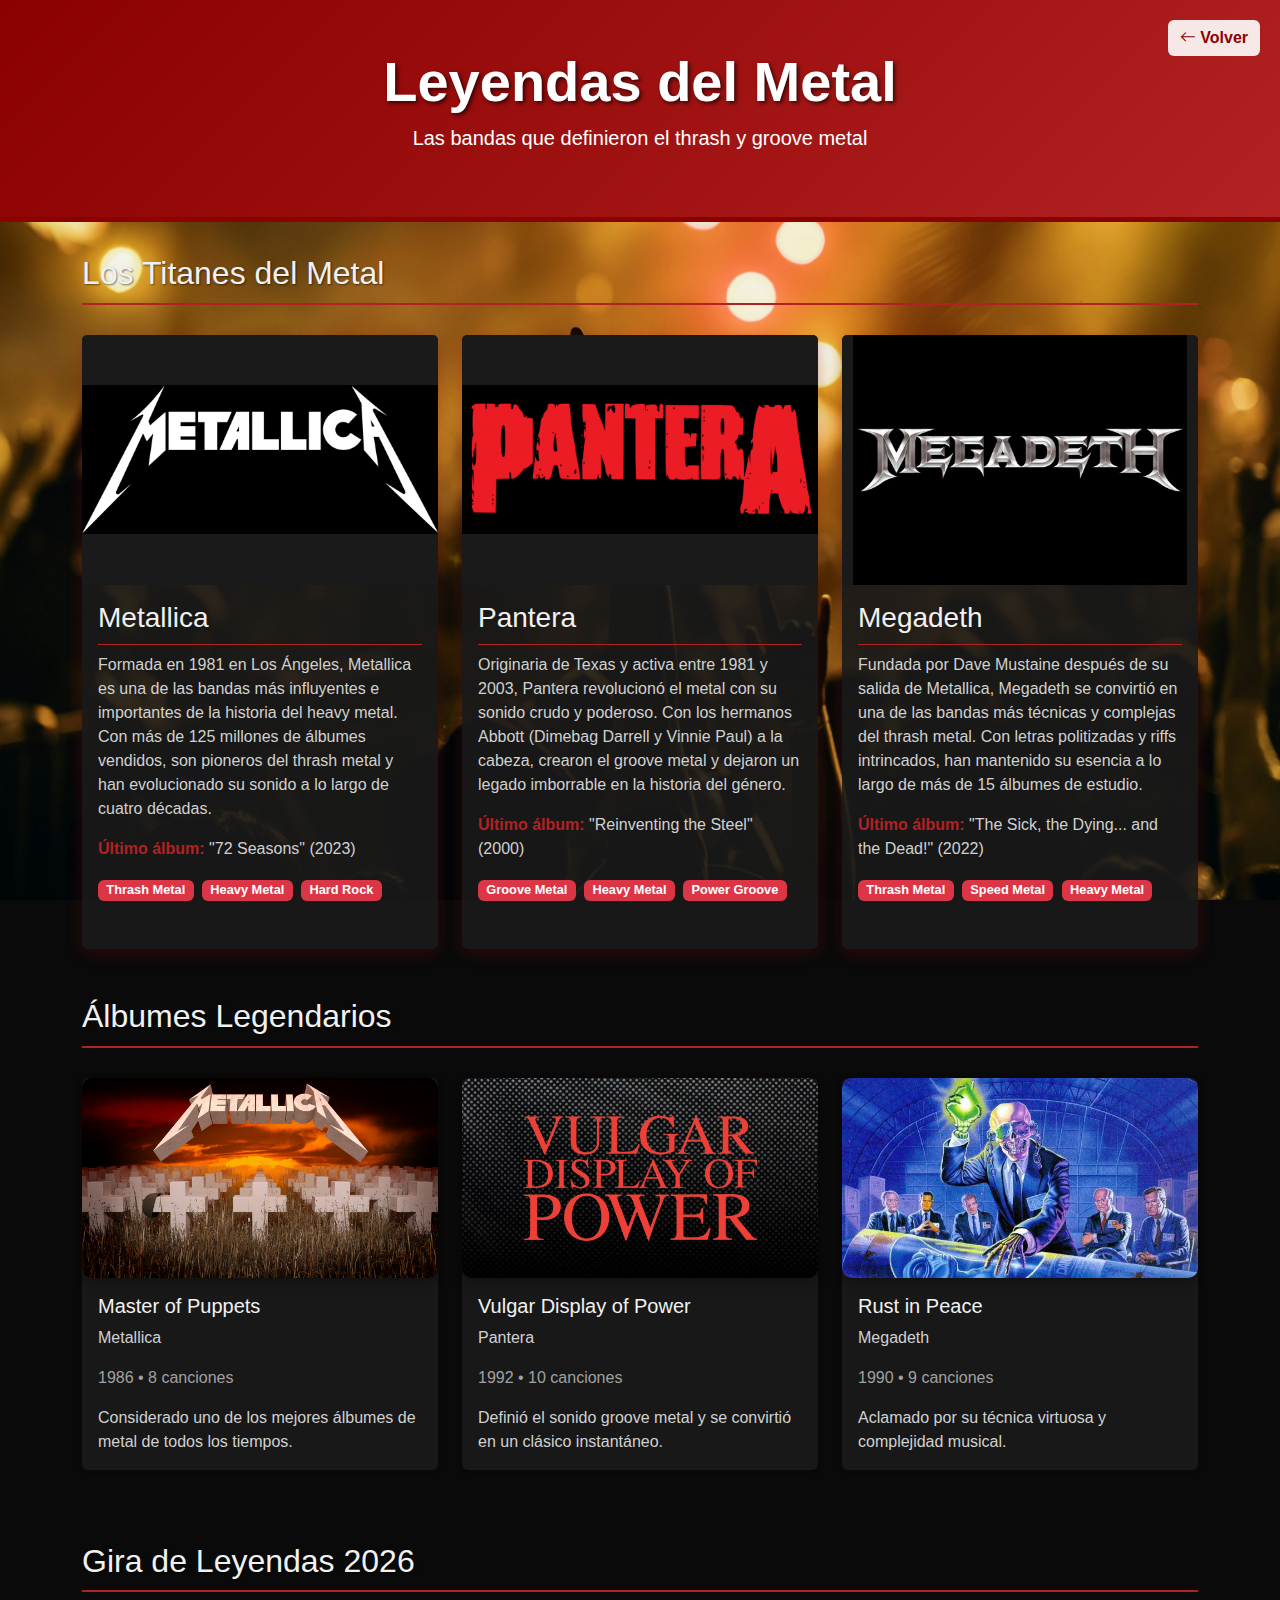
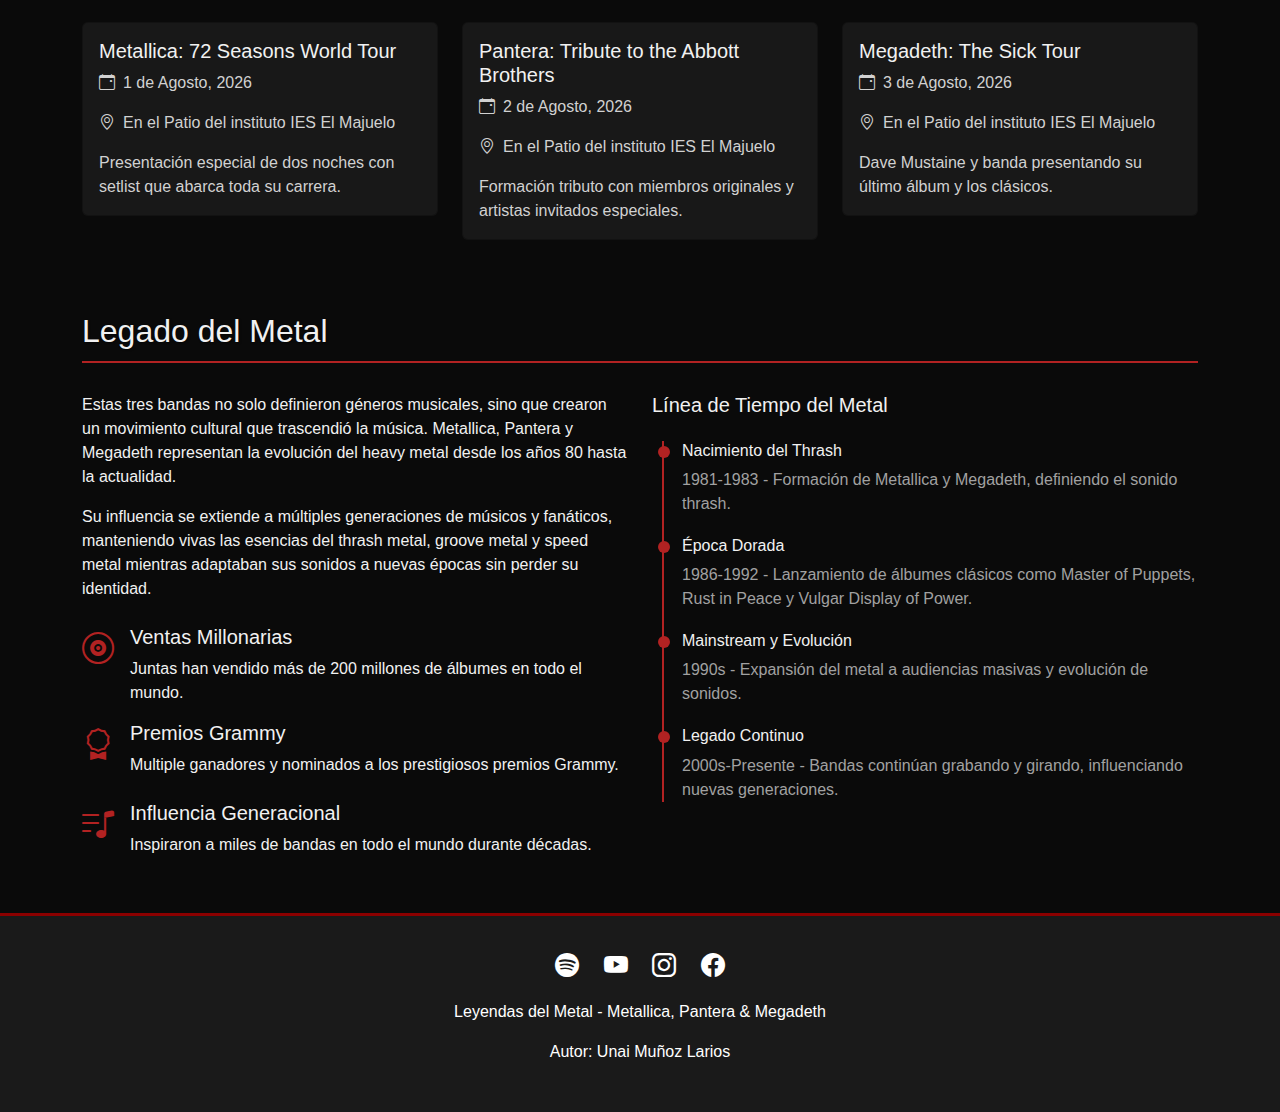
<file: Web/artistas.html>
<!DOCTYPE html>
<html lang="es">
<head>
    <meta charset="UTF-8">
    <meta name="viewport" content="width=device-width, initial-scale=1.0">
    <title>Leyendas del Metal: Metallica, Pantera y Megadeth</title>
    <!-- Bootstrap CSS -->
    <link href="https://cdn.jsdelivr.net/npm/bootstrap@5.3.0-alpha1/dist/css/bootstrap.min.css" rel="stylesheet">
    <!-- Bootstrap Icons -->
    <link rel="stylesheet" href="https://cdn.jsdelivr.net/npm/bootstrap-icons@1.10.0/font/bootstrap-icons.css">
    <!-- CSS Personalizado -->
    <link rel="stylesheet" href="../CSS/artistas.css">
</head>
<body>
    <!-- Header -->
    <header class="header text-center">
        <div class="container">
            <a href="index.html" class="btn btn-light back-btn">
                <i class="bi bi-arrow-left"></i> Volver
            </a>
            <h1 class="display-4 fw-bold">Leyendas del Metal</h1>
            <p class="lead">Las bandas que definieron el thrash y groove metal</p>
        </div>
    </header>

    <!-- Contenido Principal -->
    <main class="container">
        <!-- Sección de Artistas -->
        <section class="mb-5">
            <h2 class="section-title">Los Titanes del Metal</h2>
            <div class="row">
                <!-- Metallica -->
                <div class="col-md-4">
                    <div class="card artist-card">
                        <img src="../Imagenes/Metallica.png" class="card-img-top artist-img" alt="Metallica">
                        <div class="card-body">
                            <h3 class="card-title">Metallica</h3>
                            <p class="card-text">Formada en 1981 en Los Ángeles, Metallica es una de las bandas más influyentes e importantes de la historia del heavy metal. Con más de 125 millones de álbumes vendidos, son pioneros del thrash metal y han evolucionado su sonido a lo largo de cuatro décadas.</p>
                            <p><span class="album-title">Último álbum:</span> "72 Seasons" (2023)</p>
                            <div class="mt-3">
                                <span class="badge bg-danger me-1">Thrash Metal</span>
                                <span class="badge bg-danger me-1">Heavy Metal</span>
                                <span class="badge bg-danger">Hard Rock</span>
                            </div>
                        </div>
                    </div>
                </div>

                <!-- Pantera -->
                <div class="col-md-4">
                    <div class="card artist-card">
                        <img src="../Imagenes/Pantera.png" class="card-img-top artist-img" alt="Pantera">
                        <div class="card-body">
                            <h3 class="card-title">Pantera</h3>
                            <p class="card-text">Originaria de Texas y activa entre 1981 y 2003, Pantera revolucionó el metal con su sonido crudo y poderoso. Con los hermanos Abbott (Dimebag Darrell y Vinnie Paul) a la cabeza, crearon el groove metal y dejaron un legado imborrable en la historia del género.</p>
                            <p><span class="album-title">Último álbum:</span> "Reinventing the Steel" (2000)</p>
                            <div class="mt-3">
                                <span class="badge bg-danger me-1">Groove Metal</span>
                                <span class="badge bg-danger me-1">Heavy Metal</span>
                                <span class="badge bg-danger">Power Groove</span>
                            </div>
                        </div>
                    </div>
                </div>

                <!-- Megadeth -->
                <div class="col-md-4">
                    <div class="card artist-card">
                        <img src="../Imagenes/Megadeth.jpg" class="card-img-top artist-img" alt="Megadeth">
                        <div class="card-body">
                            <h3 class="card-title">Megadeth</h3>
                            <p class="card-text">Fundada por Dave Mustaine después de su salida de Metallica, Megadeth se convirtió en una de las bandas más técnicas y complejas del thrash metal. Con letras politizadas y riffs intrincados, han mantenido su esencia a lo largo de más de 15 álbumes de estudio.</p>
                            <p><span class="album-title">Último álbum:</span> "The Sick, the Dying... and the Dead!" (2022)</p>
                            <div class="mt-3">
                                <span class="badge bg-danger me-1">Thrash Metal</span>
                                <span class="badge bg-danger me-1">Speed Metal</span>
                                <span class="badge bg-danger">Heavy Metal</span>
                            </div>
                        </div>
                    </div>
                </div>
            </div>
        </section>

        <!-- Sección de Álbumes Destacados -->
        <section class="mb-5">
            <h2 class="section-title">Álbumes Legendarios</h2>
            <div class="row">
                <div class="col-md-4 mb-4">
                    <div class="card border-0 shadow-sm">
                        <img src="../Imagenes/album1.jpg" class="album-cover" alt="Master of Puppets">
                        <div class="card-body">
                            <h5 class="card-title">Master of Puppets</h5>
                            <p class="card-text">Metallica</p>
                            <p class="text-muted">1986 • 8 canciones</p>
                            <p class="card-text">Considerado uno de los mejores álbumes de metal de todos los tiempos.</p>
                        </div>
                    </div>
                </div>
                <div class="col-md-4 mb-4">
                    <div class="card border-0 shadow-sm">
                        <img src="../Imagenes/album2.jpg" class="album-cover" alt="Vulgar Display of Power">
                        <div class="card-body">
                            <h5 class="card-title">Vulgar Display of Power</h5>
                            <p class="card-text">Pantera</p>
                            <p class="text-muted">1992 • 10 canciones</p>
                            <p class="card-text">Definió el sonido groove metal y se convirtió en un clásico instantáneo.</p>
                        </div>
                    </div>
                </div>
                <div class="col-md-4 mb-4">
                    <div class="card border-0 shadow-sm">
                        <img src="../Imagenes/album3.jpg" class="album-cover" alt="Rust in Peace">
                        <div class="card-body">
                            <h5 class="card-title">Rust in Peace</h5>
                            <p class="card-text">Megadeth</p>
                            <p class="text-muted">1990 • 9 canciones</p>
                            <p class="card-text">Aclamado por su técnica virtuosa y complejidad musical.</p>
                        </div>
                    </div>
                </div>
            </div>
        </section>

        <!-- Sección de Próximos Eventos -->
        <section class="mb-5">
            <h2 class="section-title">Gira de Leyendas 2026</h2>
            <div class="row">
                <div class="col-md-4 mb-4">
                    <div class="card">
                        <div class="card-body">
                            <h5 class="card-title">Metallica: 72 Seasons World Tour</h5>
                            <p class="card-text"><i class="bi bi-calendar-event me-2"></i>1 de Agosto, 2026</p>
                            <p class="card-text"><i class="bi bi-geo-alt me-2"></i>En el Patio del instituto IES El Majuelo</p>
                            <p class="card-text">Presentación especial de dos noches con setlist que abarca toda su carrera.</p>
                        </div>
                    </div>
                </div>
                <div class="col-md-4 mb-4">
                    <div class="card">
                        <div class="card-body">
                            <h5 class="card-title">Pantera: Tribute to the Abbott Brothers</h5>
                            <p class="card-text"><i class="bi bi-calendar-event me-2"></i>2 de Agosto, 2026</p>
                            <p class="card-text"><i class="bi bi-geo-alt me-2"></i>En el Patio del instituto IES El Majuelo</p>
                            <p class="card-text">Formación tributo con miembros originales y artistas invitados especiales.</p>
                        </div>
                    </div>
                </div>
                <div class="col-md-4 mb-4">
                    <div class="card">
                        <div class="card-body">
                            <h5 class="card-title">Megadeth: The Sick Tour</h5>
                            <p class="card-text"><i class="bi bi-calendar-event me-2"></i>3 de Agosto, 2026</p>
                            <p class="card-text"><i class="bi bi-geo-alt me-2"></i>En el Patio del instituto IES El Majuelo</p>
                            <p class="card-text">Dave Mustaine y banda presentando su último álbum y los clásicos.</p>
                        </div>
                    </div>
                </div>
            </div>
        </section>

        <!-- Sección de Historia -->
        <section class="mb-5">
            <h2 class="section-title">Legado del Metal</h2>
            <div class="row">
                <div class="col-md-6">
                    <p>Estas tres bandas no solo definieron géneros musicales, sino que crearon un movimiento cultural que trascendió la música. Metallica, Pantera y Megadeth representan la evolución del heavy metal desde los años 80 hasta la actualidad.</p>
                    <p>Su influencia se extiende a múltiples generaciones de músicos y fanáticos, manteniendo vivas las esencias del thrash metal, groove metal y speed metal mientras adaptaban sus sonidos a nuevas épocas sin perder su identidad.</p>
                    <div class="mt-4">
                        <div class="d-flex mb-3">
                            <div class="feature-icon">
                                <i class="bi bi-vinyl"></i>
                            </div>
                            <div class="ms-3">
                                <h5>Ventas Millonarias</h5>
                                <p class="mb-0">Juntas han vendido más de 200 millones de álbumes en todo el mundo.</p>
                            </div>
                        </div>
                        <div class="d-flex mb-3">
                            <div class="feature-icon">
                                <i class="bi bi-award"></i>
                            </div>
                            <div class="ms-3">
                                <h5>Premios Grammy</h5>
                                <p class="mb-0">Multiple ganadores y nominados a los prestigiosos premios Grammy.</p>
                            </div>
                        </div>
                        <div class="d-flex">
                            <div class="feature-icon">
                                <i class="bi bi-music-note-list"></i>
                            </div>
                            <div class="ms-3">
                                <h5>Influencia Generacional</h5>
                                <p class="mb-0">Inspiraron a miles de bandas en todo el mundo durante décadas.</p>
                            </div>
                        </div>
                    </div>
                </div>
                <div class="col-md-6">
                    <h5>Línea de Tiempo del Metal</h5>
                    <div class="timeline mt-4">
                        <div class="timeline-item">
                            <h6>Nacimiento del Thrash</h6>
                            <p class="text-muted">1981-1983 - Formación de Metallica y Megadeth, definiendo el sonido thrash.</p>
                        </div>
                        <div class="timeline-item">
                            <h6>Época Dorada</h6>
                            <p class="text-muted">1986-1992 - Lanzamiento de álbumes clásicos como Master of Puppets, Rust in Peace y Vulgar Display of Power.</p>
                        </div>
                        <div class="timeline-item">
                            <h6>Mainstream y Evolución</h6>
                            <p class="text-muted">1990s - Expansión del metal a audiencias masivas y evolución de sonidos.</p>
                        </div>
                        <div class="timeline-item">
                            <h6>Legado Continuo</h6>
                            <p class="text-muted">2000s-Presente - Bandas continúan grabando y girando, influenciando nuevas generaciones.</p>
                        </div>
                    </div>
                </div>
            </div>
        </section>
    </main>

    <!-- Footer -->
    <footer class="text-center">
        <div class="container">
            <div class="social-icons mb-3">
                <a href="#"><i class="bi bi-spotify"></i></a>
                <a href="#"><i class="bi bi-youtube"></i></a>
                <a href="#"><i class="bi bi-instagram"></i></a>
                <a href="#"><i class="bi bi-facebook"></i></a>
            </div>
            <p>Leyendas del Metal - Metallica, Pantera & Megadeth</p>
            <p>Autor: Unai Muñoz Larios</p> 
        </div>
    </footer>

    <!-- Bootstrap JS -->
    <script src="https://cdn.jsdelivr.net/npm/bootstrap@5.3.0-alpha1/dist/js/bootstrap.bundle.min.js"></script>
</body>
</html>
</file>
<file: CSS/artistas.css>
/* Estilos para la página de Leyendas del Metal */
body {
    background-color: #0a0a0a;
    font-family: 'Segoe UI', Tahoma, Geneva, Verdana, sans-serif;
    color: #f1f1f1;
    background-image: url('../Imagenes/Fondo.jpg');
    background-size: cover;
    background-attachment: fixed;
    background-position: center;
}

.header {
    background: linear-gradient(135deg, #8B0000 0%, #B22222 100%);
    color: white;
    padding: 3rem 0;
    margin-bottom: 2rem;
    position: relative;
    border-bottom: 5px solid #8B0000;
}

.back-btn {
    position: absolute;
    top: 20px;
    right: 20px;
    background-color: rgba(255, 255, 255, 0.9);
    border: none;
    color: #8B0000;
    font-weight: bold;
    transition: all 0.3s;
}

.back-btn:hover {
    background-color: white;
    transform: scale(1.05);
}

.artist-card {
    transition: transform 0.3s;
    margin-bottom: 2rem;
    border: none;
    box-shadow: 0 4px 15px rgba(139, 0, 0, 0.3);
    height: 100%;
    background-color: rgba(26, 26, 26, 0.9);
    color: #f1f1f1;
    
}

.artist-card:hover {
    transform: translateY(-10px);
    box-shadow: 0 10px 25px rgba(139, 0, 0, 0.5);
}

.artist-img {
    height: 250px;
    width: 100%;
    object-fit: contain;
    background-color: #1a1a1a; 
}

.album-title {
    color: #B22222;
    font-weight: bold;
}

.section-title {
    border-bottom: 2px solid #B22222;
    padding-bottom: 10px;
    margin-bottom: 30px;
    color: #f1f1f1;
}

.feature-icon {
    font-size: 2rem;
    color: #B22222;
    margin-bottom: 1rem;
}

.timeline {
    position: relative;
    padding-left: 30px;
}

.timeline::before {
    content: '';
    position: absolute;
    left: 10px;
    top: 0;
    bottom: 0;
    width: 2px;
    background-color: #B22222;
}

.timeline-item {
    position: relative;
    margin-bottom: 20px;
}

.timeline-item::before {
    content: '';
    position: absolute;
    left: -24px;
    top: 5px;
    width: 12px;
    height: 12px;
    border-radius: 50%;
    background-color: #B22222;
}

.album-cover {
    width: 100%;
    border-radius: 10px;
    box-shadow: 0 4px 8px rgba(0,0,0,0.3);
    transition: transform 0.3s;
}

.album-cover:hover {
    transform: scale(1.05);
}

footer {
    background-color: #1a1a1a;
    color: white;
    padding: 2rem 0;
    margin-top: 3rem;
    border-top: 3px solid #8B0000;
}

.social-icons a {
    color: white;
    font-size: 1.5rem;
    margin: 0 10px;
    transition: color 0.3s;
}

.social-icons a:hover {
    color: #B22222;
}

.card {
    background-color: rgba(26, 26, 26, 0.9);
    color: #f1f1f1;
}

.card-body h5 {
    color: #f1f1f1;
}

.card-body p {
    color: #d1d1d1;
}

.badge {
    font-size: 0.8rem;
}

.text-muted {
    color: #a1a1a1 !important;
}

.btn-primary {
    background-color: #8B0000;
    border-color: #8B0000;
}

.btn-primary:hover {
    background-color: #B22222;
    border-color: #B22222;
}

/* Efectos adicionales para mejorar la estética metal */
.header h1 {
    text-shadow: 2px 2px 4px rgba(0, 0, 0, 0.7);
}

.artist-card .card-title {
    color: #f1f1f1;
    border-bottom: 1px solid #B22222;
    padding-bottom: 10px;
}

.section-title {
    text-shadow: 1px 1px 2px rgba(0, 0, 0, 0.5);
}

/* Responsive adjustments */
@media (max-width: 768px) {
    .header {
        padding: 2rem 0;
    }
    
    .back-btn {
        position: relative;
        top: auto;
        right: auto;
        margin-bottom: 1rem;
    }
}
</file>
